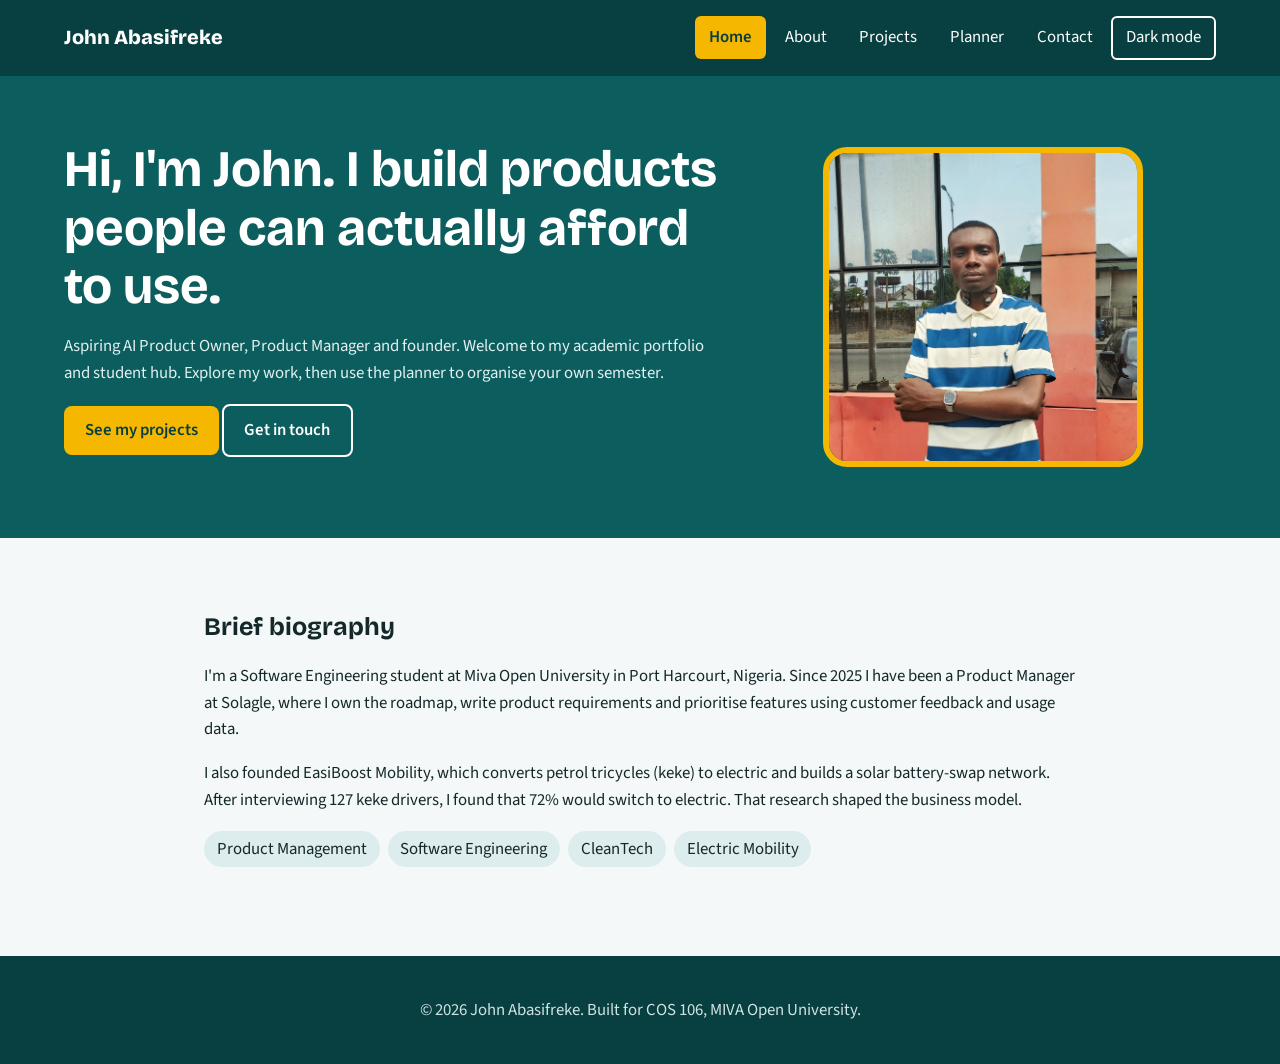
<file: index.html>
<!DOCTYPE html>
<html lang="en"><head><meta charset="UTF-8"><meta name="viewport" content="width=device-width, initial-scale=1">
<title>Home | John Abasifreke</title>
<link rel="preconnect" href="https://fonts.googleapis.com"><link rel="preconnect" href="https://fonts.gstatic.com" crossorigin>
<link href="https://fonts.googleapis.com/css2?family=Bricolage+Grotesque:wght@500;700;800&family=Source+Sans+3:wght@400;600&display=swap" rel="stylesheet">
<link rel="stylesheet" href="css/style.css"></head><body>
<header class="site-header"><a class="brand" href="index.html">John Abasifreke</a>
<button class="menu-btn" aria-expanded="false" aria-controls="nav">Menu</button>
<nav id="nav"><ul><li><a href="index.html" aria-current="page">Home</a></li><li><a href="about.html">About</a></li><li><a href="projects.html">Projects</a></li><li><a href="planner.html">Planner</a></li><li><a href="contact.html">Contact</a></li></ul></nav></header>
<main><section class="hero"><div class="hero-text"><h1>Hi, I'm John. I build products people can actually afford to use.</h1>
<p class="lead">Aspiring AI Product Owner, Product Manager and founder. Welcome to my academic portfolio and student hub. Explore my work, then use the planner to organise your own semester.</p>
<p><a class="btn" href="projects.html">See my projects</a> <a class="btn ghost" href="contact.html">Get in touch</a></p></div>
<img class="portrait" src="images/profile.jpg" alt="Portrait of John Abasifreke" width="320" height="320"></section>
<section class="wrap"><h2>Brief biography</h2>
<p>I'm a Software Engineering student at Miva Open University in Port Harcourt, Nigeria. Since 2025 I have been a Product Manager at Solagle, where I own the roadmap, write product requirements and prioritise features using customer feedback and usage data.</p>
<p>I also founded EasiBoost Mobility, which converts petrol tricycles (keke) to electric and builds a solar battery-swap network. After interviewing 127 keke drivers, I found that 72% would switch to electric. That research shaped the business model.</p>
<ul class="chips"><li>Product Management</li><li>Software Engineering</li><li>CleanTech</li><li>Electric Mobility</li></ul></section></main>
<footer><p>&copy; 2026 John Abasifreke. Built for COS 106, MIVA Open University.</p></footer>
<script src="js/main.js"></script></body></html>
</file>
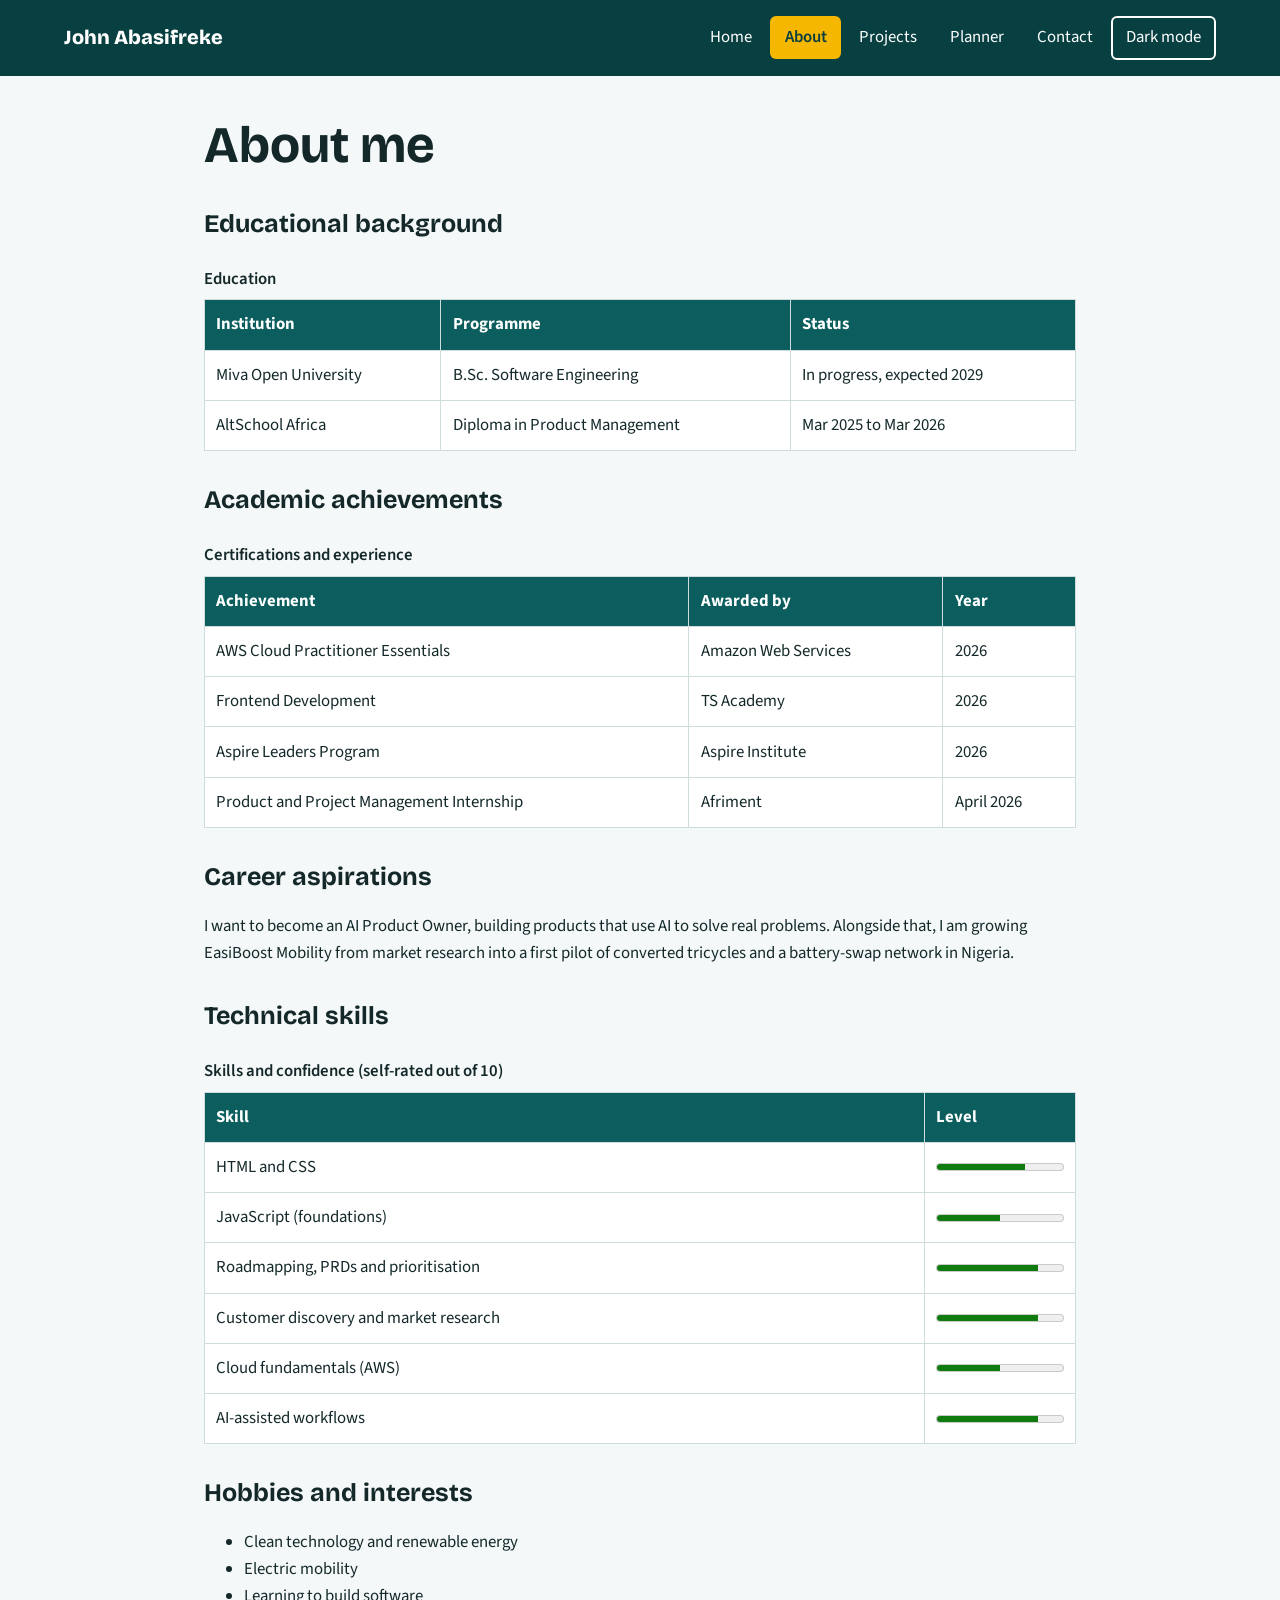
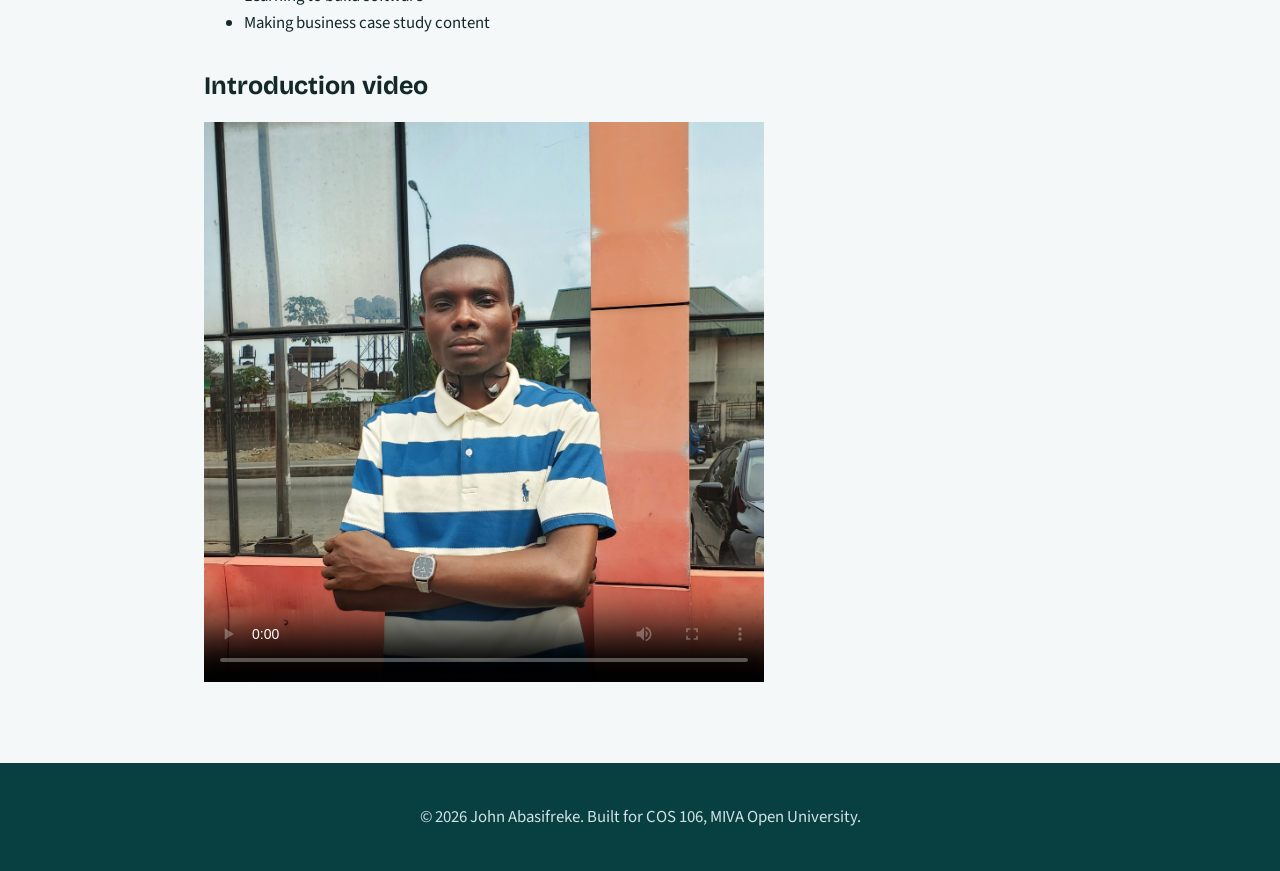
<file: about.html>
<!DOCTYPE html>
<html lang="en"><head><meta charset="UTF-8"><meta name="viewport" content="width=device-width, initial-scale=1">
<title>About | John Abasifreke</title>
<link rel="preconnect" href="https://fonts.googleapis.com"><link rel="preconnect" href="https://fonts.gstatic.com" crossorigin>
<link href="https://fonts.googleapis.com/css2?family=Bricolage+Grotesque:wght@500;700;800&family=Source+Sans+3:wght@400;600&display=swap" rel="stylesheet">
<link rel="stylesheet" href="css/style.css"></head><body>
<header class="site-header"><a class="brand" href="index.html">John Abasifreke</a>
<button class="menu-btn" aria-expanded="false" aria-controls="nav">Menu</button>
<nav id="nav"><ul><li><a href="index.html">Home</a></li><li><a href="about.html" aria-current="page">About</a></li><li><a href="projects.html">Projects</a></li><li><a href="planner.html">Planner</a></li><li><a href="contact.html">Contact</a></li></ul></nav></header>
<main><section class="wrap"><h1>About me</h1>
<h2>Educational background</h2>
<table><caption>Education</caption><thead><tr><th scope="col">Institution</th><th scope="col">Programme</th><th scope="col">Status</th></tr></thead>
<tbody><tr><td>Miva Open University</td><td>B.Sc. Software Engineering</td><td>In progress, expected 2029</td></tr>
<tr><td>AltSchool Africa</td><td>Diploma in Product Management</td><td>Mar 2025 to Mar 2026</td></tr></tbody></table>
<h2>Academic achievements</h2>
<table><caption>Certifications and experience</caption><thead><tr><th scope="col">Achievement</th><th scope="col">Awarded by</th><th scope="col">Year</th></tr></thead>
<tbody><tr><td>AWS Cloud Practitioner Essentials</td><td>Amazon Web Services</td><td>2026</td></tr>
<tr><td>Frontend Development</td><td>TS Academy</td><td>2026</td></tr>
<tr><td>Aspire Leaders Program</td><td>Aspire Institute</td><td>2026</td></tr>
<tr><td>Product and Project Management Internship</td><td>Afriment</td><td>April 2026</td></tr></tbody></table>
<h2>Career aspirations</h2>
<p>I want to become an AI Product Owner, building products that use AI to solve real problems. Alongside that, I am growing EasiBoost Mobility from market research into a first pilot of converted tricycles and a battery-swap network in Nigeria.</p>
<h2>Technical skills</h2>
<table><caption>Skills and confidence (self-rated out of 10)</caption><thead><tr><th scope="col">Skill</th><th scope="col">Level</th></tr></thead>
<tbody><tr><td>HTML and CSS</td><td><meter min="0" max="10" value="7">7/10</meter></td></tr>
<tr><td>JavaScript (foundations)</td><td><meter min="0" max="10" value="5">5/10</meter></td></tr>
<tr><td>Roadmapping, PRDs and prioritisation</td><td><meter min="0" max="10" value="8">8/10</meter></td></tr>
<tr><td>Customer discovery and market research</td><td><meter min="0" max="10" value="8">8/10</meter></td></tr>
<tr><td>Cloud fundamentals (AWS)</td><td><meter min="0" max="10" value="5">5/10</meter></td></tr>
<tr><td>AI-assisted workflows</td><td><meter min="0" max="10" value="8">8/10</meter></td></tr></tbody></table>
<h2>Hobbies and interests</h2>
<ul><li>Clean technology and renewable energy</li><li>Electric mobility</li><li>Learning to build software</li><li>Making business case study content</li></ul>
<h2>Introduction video</h2>
<video controls width="560" poster="images/profile.jpg"><source src="media/intro.mp4" type="video/mp4">Your browser does not support video.</video>
</section></main>
<footer><p>&copy; 2026 John Abasifreke. Built for COS 106, MIVA Open University.</p></footer>
<script src="js/main.js"></script></body></html>
</file>
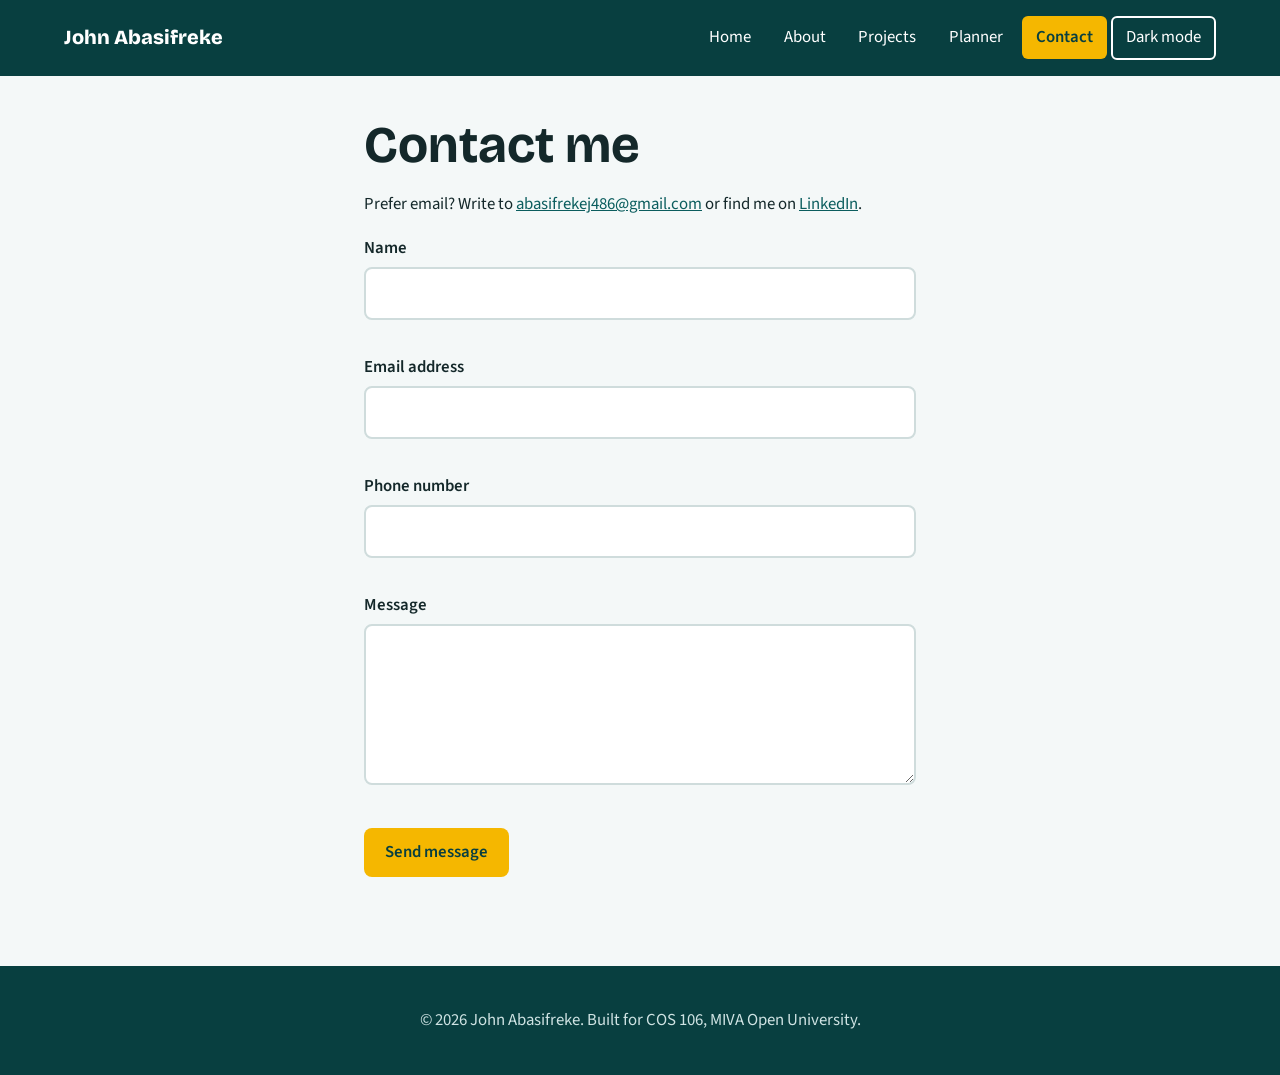
<file: contact.html>
<!DOCTYPE html>
<html lang="en"><head><meta charset="UTF-8"><meta name="viewport" content="width=device-width, initial-scale=1">
<title>Contact | John Abasifreke</title>
<link rel="preconnect" href="https://fonts.googleapis.com"><link rel="preconnect" href="https://fonts.gstatic.com" crossorigin>
<link href="https://fonts.googleapis.com/css2?family=Bricolage+Grotesque:wght@500;700;800&family=Source+Sans+3:wght@400;600&display=swap" rel="stylesheet">
<link rel="stylesheet" href="css/style.css"></head><body>
<header class="site-header"><a class="brand" href="index.html">John Abasifreke</a>
<button class="menu-btn" aria-expanded="false" aria-controls="nav">Menu</button>
<nav id="nav"><ul><li><a href="index.html">Home</a></li><li><a href="about.html">About</a></li><li><a href="projects.html">Projects</a></li><li><a href="planner.html">Planner</a></li><li><a href="contact.html" aria-current="page">Contact</a></li></ul></nav></header>
<main><section class="wrap narrow"><h1>Contact me</h1>
<p>Prefer email? Write to <a href="mailto:abasifrekej486@gmail.com">abasifrekej486@gmail.com</a> or find me on <a href="https://linkedin.com/in/wealthyfirstson">LinkedIn</a>.</p>
<form id="contact-form" novalidate>
<label for="name">Name</label><input id="name" name="name" type="text" autocomplete="name"><span class="error" id="name-err"></span>
<label for="email">Email address</label><input id="email" name="email" type="email" autocomplete="email"><span class="error" id="email-err"></span>
<label for="phone">Phone number</label><input id="phone" name="phone" type="tel" inputmode="numeric" autocomplete="tel"><span class="error" id="phone-err"></span>
<label for="message">Message</label><textarea id="message" name="message" rows="5"></textarea><span class="error" id="message-err"></span>
<button class="btn" type="submit">Send message</button>
<p id="form-status" class="success" role="status"></p></form></section></main>
<footer><p>&copy; 2026 John Abasifreke. Built for COS 106, MIVA Open University.</p></footer>
<script src="js/main.js"></script><script src="js/contact.js"></script></body></html>
</file>
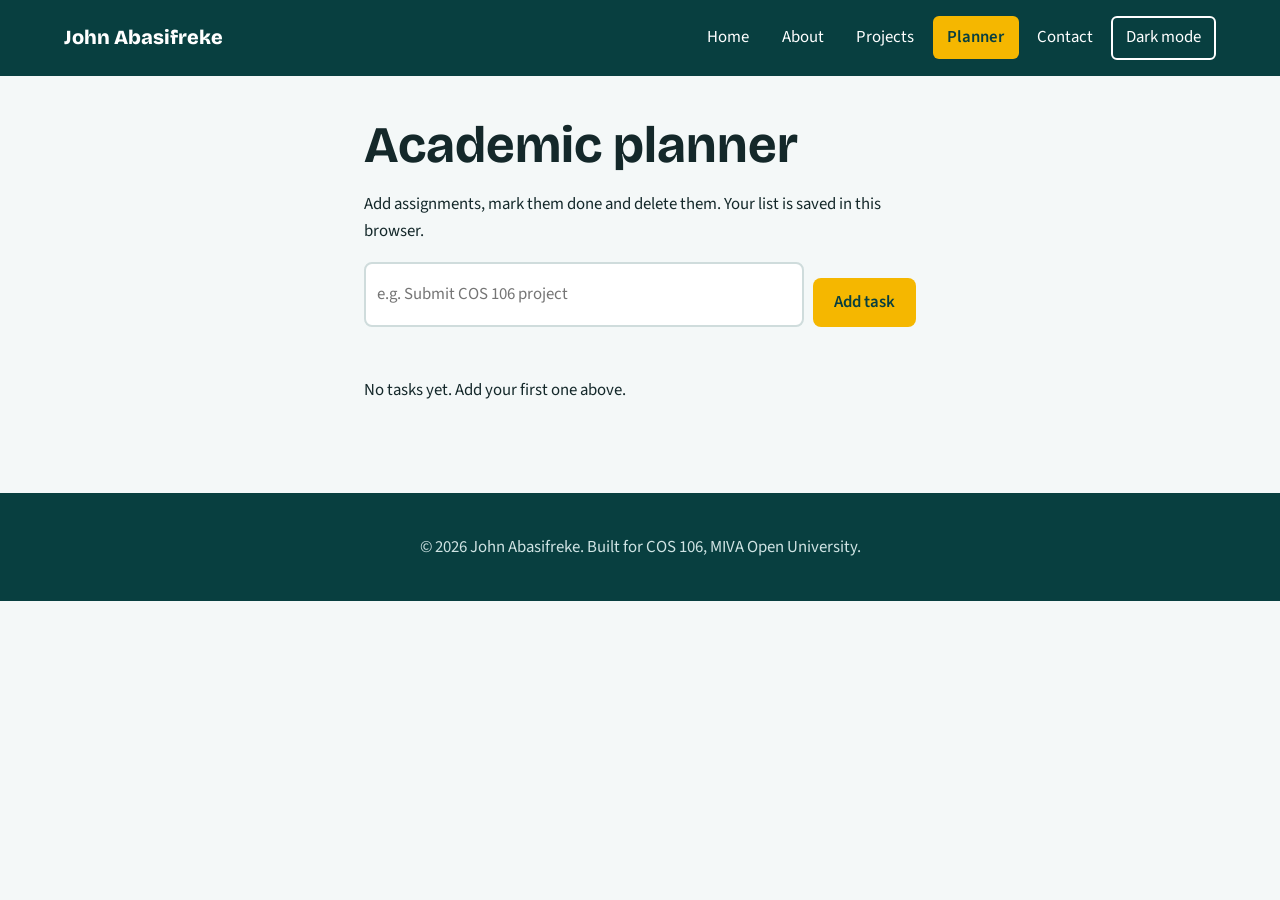
<file: planner.html>
<!DOCTYPE html>
<html lang="en"><head><meta charset="UTF-8"><meta name="viewport" content="width=device-width, initial-scale=1">
<title>Academic Planner | John Abasifreke</title>
<link rel="preconnect" href="https://fonts.googleapis.com"><link rel="preconnect" href="https://fonts.gstatic.com" crossorigin>
<link href="https://fonts.googleapis.com/css2?family=Bricolage+Grotesque:wght@500;700;800&family=Source+Sans+3:wght@400;600&display=swap" rel="stylesheet">
<link rel="stylesheet" href="css/style.css"></head><body>
<header class="site-header"><a class="brand" href="index.html">John Abasifreke</a>
<button class="menu-btn" aria-expanded="false" aria-controls="nav">Menu</button>
<nav id="nav"><ul><li><a href="index.html">Home</a></li><li><a href="about.html">About</a></li><li><a href="projects.html">Projects</a></li><li><a href="planner.html" aria-current="page">Planner</a></li><li><a href="contact.html">Contact</a></li></ul></nav></header>
<main><section class="wrap narrow"><h1>Academic planner</h1>
<p class="lead">Add assignments, mark them done and delete them. Your list is saved in this browser.</p>
<form id="task-form" class="row"><label class="sr-only" for="task-input">New task</label>
<input id="task-input" type="text" placeholder="e.g. Submit COS 106 project" autocomplete="off">
<button class="btn" type="submit">Add task</button></form>
<p id="task-error" class="error" role="alert"></p>
<p id="task-count" aria-live="polite"></p>
<ul id="task-list" class="tasks"></ul></section></main>
<footer><p>&copy; 2026 John Abasifreke. Built for COS 106, MIVA Open University.</p></footer>
<script src="js/main.js"></script><script src="js/planner.js"></script></body></html>
</file>
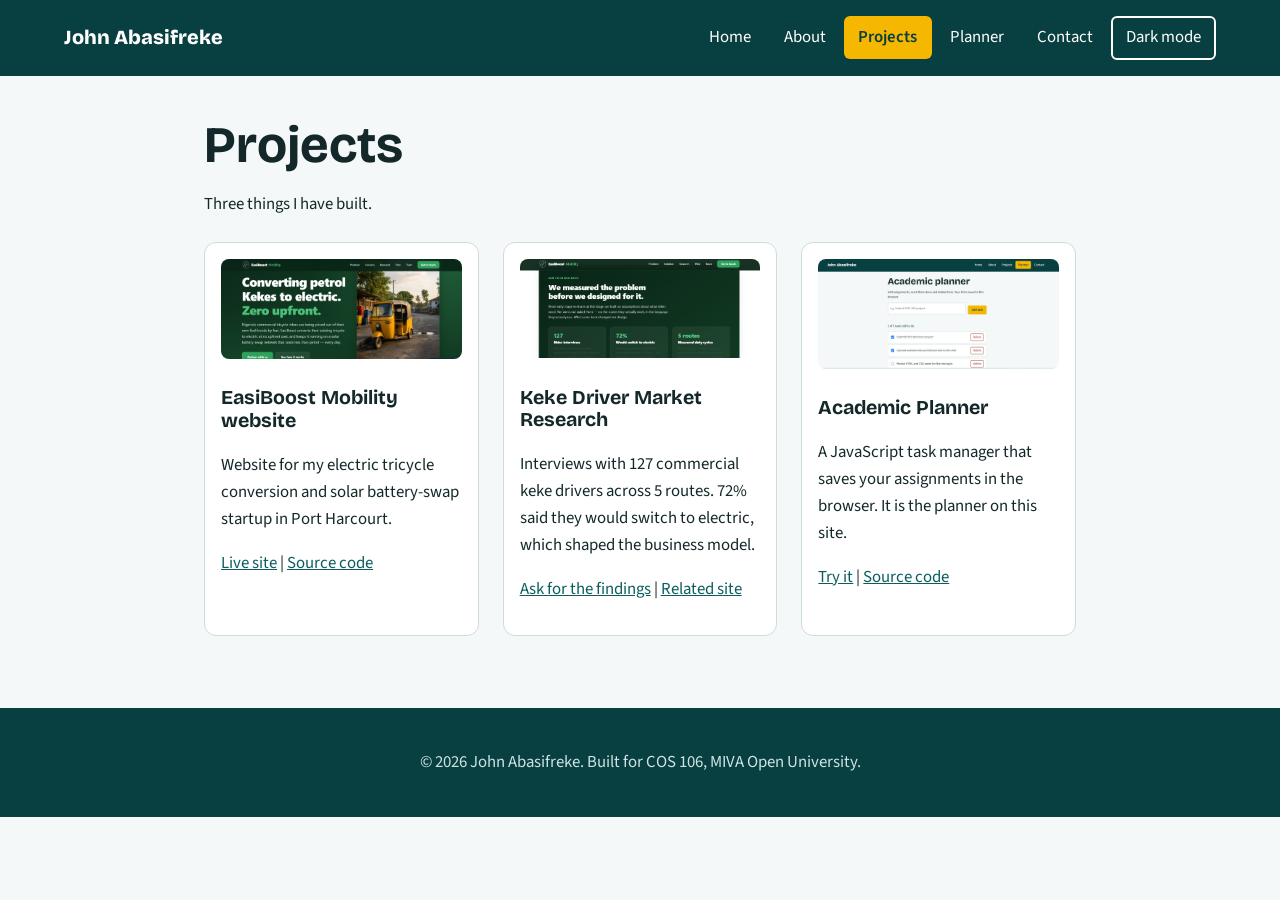
<file: projects.html>
<!DOCTYPE html>
<html lang="en"><head><meta charset="UTF-8"><meta name="viewport" content="width=device-width, initial-scale=1">
<title>Projects | John Abasifreke</title>
<link rel="preconnect" href="https://fonts.googleapis.com"><link rel="preconnect" href="https://fonts.gstatic.com" crossorigin>
<link href="https://fonts.googleapis.com/css2?family=Bricolage+Grotesque:wght@500;700;800&family=Source+Sans+3:wght@400;600&display=swap" rel="stylesheet">
<link rel="stylesheet" href="css/style.css"></head><body>
<header class="site-header"><a class="brand" href="index.html">John Abasifreke</a>
<button class="menu-btn" aria-expanded="false" aria-controls="nav">Menu</button>
<nav id="nav"><ul><li><a href="index.html">Home</a></li><li><a href="about.html">About</a></li><li><a href="projects.html" aria-current="page">Projects</a></li><li><a href="planner.html">Planner</a></li><li><a href="contact.html">Contact</a></li></ul></nav></header>
<main><section class="wrap"><h1>Projects</h1><p class="lead">Three things I have built.</p><div class="grid"><article class="card"><img src="images/project1.png" alt="Screenshot of EasiBoost Mobility website" width="400" height="220" loading="lazy"><h3>EasiBoost Mobility website</h3><p>Website for my electric tricycle conversion and solar battery-swap startup in Port Harcourt.</p><p><a href="https://easiboostmobility.netlify.app" class="link">Live site</a> | <a href="https://github.com/johnabasifreke/portfolio" class="link">Source code</a></p></article><article class="card"><img src="images/project2.png" alt="Screenshot of Keke Driver Market Research" width="400" height="220" loading="lazy"><h3>Keke Driver Market Research</h3><p>Interviews with 127 commercial keke drivers across 5 routes. 72% said they would switch to electric, which shaped the business model.</p><p><a href="contact.html" class="link">Ask for the findings</a> | <a href="https://easiboostmobility.netlify.app" class="link">Related site</a></p></article><article class="card"><img src="images/project3.png" alt="Screenshot of Academic Planner" width="400" height="220" loading="lazy"><h3>Academic Planner</h3><p>A JavaScript task manager that saves your assignments in the browser. It is the planner on this site.</p><p><a href="planner.html" class="link">Try it</a> | <a href="https://github.com/johnabasifreke/portfolio" class="link">Source code</a></p></article></div></section></main>
<footer><p>&copy; 2026 John Abasifreke. Built for COS 106, MIVA Open University.</p></footer>
<script src="js/main.js"></script></body></html>
</file>
<file: css/style.css>
:root{--surface:#fff;--chip:#DDEDED;--link:#0B5D5E;--teal:#0B5D5E;--teal-dk:#083F40;--yellow:#F5B700;--bg:#F4F8F8;--ink:#14282A;--line:#CFDCDC;--err:#B3261E}
*{box-sizing:border-box}
body{margin:0;font:1.05rem/1.6 "Source Sans 3",system-ui,sans-serif;color:var(--ink);background:var(--bg);transition:background .3s,color .3s}
h1,h2,h3,.brand{font-family:"Bricolage Grotesque",system-ui,sans-serif;line-height:1.15}
h1{font-size:clamp(2rem,5vw,3.2rem);margin:0 0 1rem}h2{margin-top:2.2rem}
a{color:var(--link)}img,video{max-width:100%;height:auto}
:focus-visible{outline:3px solid var(--yellow);outline-offset:2px}
.site-header{display:flex;flex-wrap:wrap;align-items:center;justify-content:space-between;gap:.5rem;padding:1rem 5%;background:var(--teal-dk);position:sticky;top:0;z-index:10}
.brand{color:#fff;text-decoration:none;font-size:1.25rem;font-weight:800}
nav ul{display:flex;gap:.25rem;list-style:none;margin:0;padding:0}
nav a{display:block;padding:.5rem .9rem;color:#fff;text-decoration:none;border-radius:6px;transition:background .2s,color .2s}
nav a:hover{background:rgba(255,255,255,.15)}
nav a[aria-current=page]{background:var(--yellow);color:var(--teal-dk);font-weight:600}
.menu-btn{display:none;background:var(--yellow);border:0;padding:.5rem 1rem;border-radius:6px;font:inherit;font-weight:600;cursor:pointer}
.hero{display:grid;grid-template-columns:1.4fr 1fr;gap:2rem;align-items:center;padding:4rem 5%;background:var(--teal);color:#fff}
.hero .lead{color:#E2F0F0}.portrait{justify-self:center;border-radius:24px;border:6px solid var(--yellow);animation:rise .8s ease-out both}
@keyframes rise{from{opacity:0;transform:translateY(24px)}to{opacity:1;transform:none}}
.wrap{max-width:1000px;margin:0 auto;padding:2.5rem 5%}.narrow{max-width:680px}
.btn{display:inline-block;background:var(--yellow);color:var(--teal-dk);border:0;padding:.7rem 1.3rem;border-radius:8px;font:inherit;font-weight:600;text-decoration:none;cursor:pointer;transition:transform .15s,background .15s}
.btn:hover{transform:translateY(-2px);background:#FFCB3D}
.btn.ghost{background:transparent;color:#fff;border:2px solid #fff}
.chips{display:flex;flex-wrap:wrap;gap:.5rem;list-style:none;padding:0}
.chips li{background:var(--chip);padding:.3rem .8rem;border-radius:99px}
table{width:100%;border-collapse:collapse;background:var(--surface);margin:1rem 0}
caption{text-align:left;font-weight:600;padding:.4rem 0}
th,td{padding:.7rem;border:1px solid var(--line);text-align:left}th{background:var(--teal);color:#fff}
meter{width:100%;height:1rem}
.grid{display:grid;grid-template-columns:repeat(auto-fit,minmax(260px,1fr));gap:1.5rem;margin-top:1.5rem}
.card{background:var(--surface);border:1px solid var(--line);border-radius:12px;padding:1rem;transition:box-shadow .2s,transform .2s}
.card:hover{box-shadow:0 8px 20px rgba(11,93,94,.15);transform:translateY(-3px)}
.card img{border-radius:8px;width:100%}
label{display:block;margin:1rem 0 .3rem;font-weight:600}
input,textarea{width:100%;padding:.7rem;border:2px solid var(--line);border-radius:8px;font:inherit;background:var(--surface);color:var(--ink)}
input:focus,textarea:focus{border-color:var(--link)}
input.invalid,textarea.invalid{border-color:var(--err)}
.error{color:var(--err);font-size:.95rem;min-height:1.2em;display:block}
.success{color:var(--link);font-weight:600}
form button{margin-top:1rem}
.row{display:flex;gap:.6rem}.row input{flex:1}
.tasks{list-style:none;padding:0}
.tasks li{display:flex;align-items:center;gap:.8rem;background:var(--surface);border:1px solid var(--line);border-radius:8px;padding:.7rem 1rem;margin-bottom:.6rem;animation:rise .3s ease-out}
.tasks li span{flex:1}.tasks li.done span{text-decoration:line-through;color:#6B7F80}
.tasks input{width:auto;transform:scale(1.3)}
.tasks .del{background:none;border:2px solid var(--err);color:var(--err);border-radius:6px;padding:.25rem .7rem;font:inherit;cursor:pointer}
.tasks .del:hover{background:var(--err);color:#fff}
.sr-only{position:absolute;width:1px;height:1px;overflow:hidden;clip:rect(0 0 0 0)}
footer{text-align:center;padding:1.5rem;background:var(--teal-dk);color:#CFE3E3;margin-top:2rem}

html[data-theme=dark]{--bg:#0E1B1C;--ink:#E6F0F0;--line:#2C4446;--surface:#152628;--chip:#1F3638;--link:#6FD6D1;--err:#FF8A80}
.theme-btn{background:transparent;border:2px solid #fff;color:#fff;border-radius:6px;padding:.4rem .8rem;font:inherit;cursor:pointer;transition:background .2s}
.theme-btn:hover{background:rgba(255,255,255,.15)}
.reveal{opacity:0}
.reveal.visible{opacity:1;animation:rise .6s ease-out}
@media(max-width:720px){
.menu-btn{display:block}nav{width:100%;display:none}nav.open{display:block}nav ul{flex-direction:column}
.hero{grid-template-columns:1fr;padding:2.5rem 5%}.portrait{width:220px;height:auto;order:-1}.row{flex-direction:column}}
@media(prefers-reduced-motion:reduce){*{animation:none!important;transition:none!important}}
</file>
